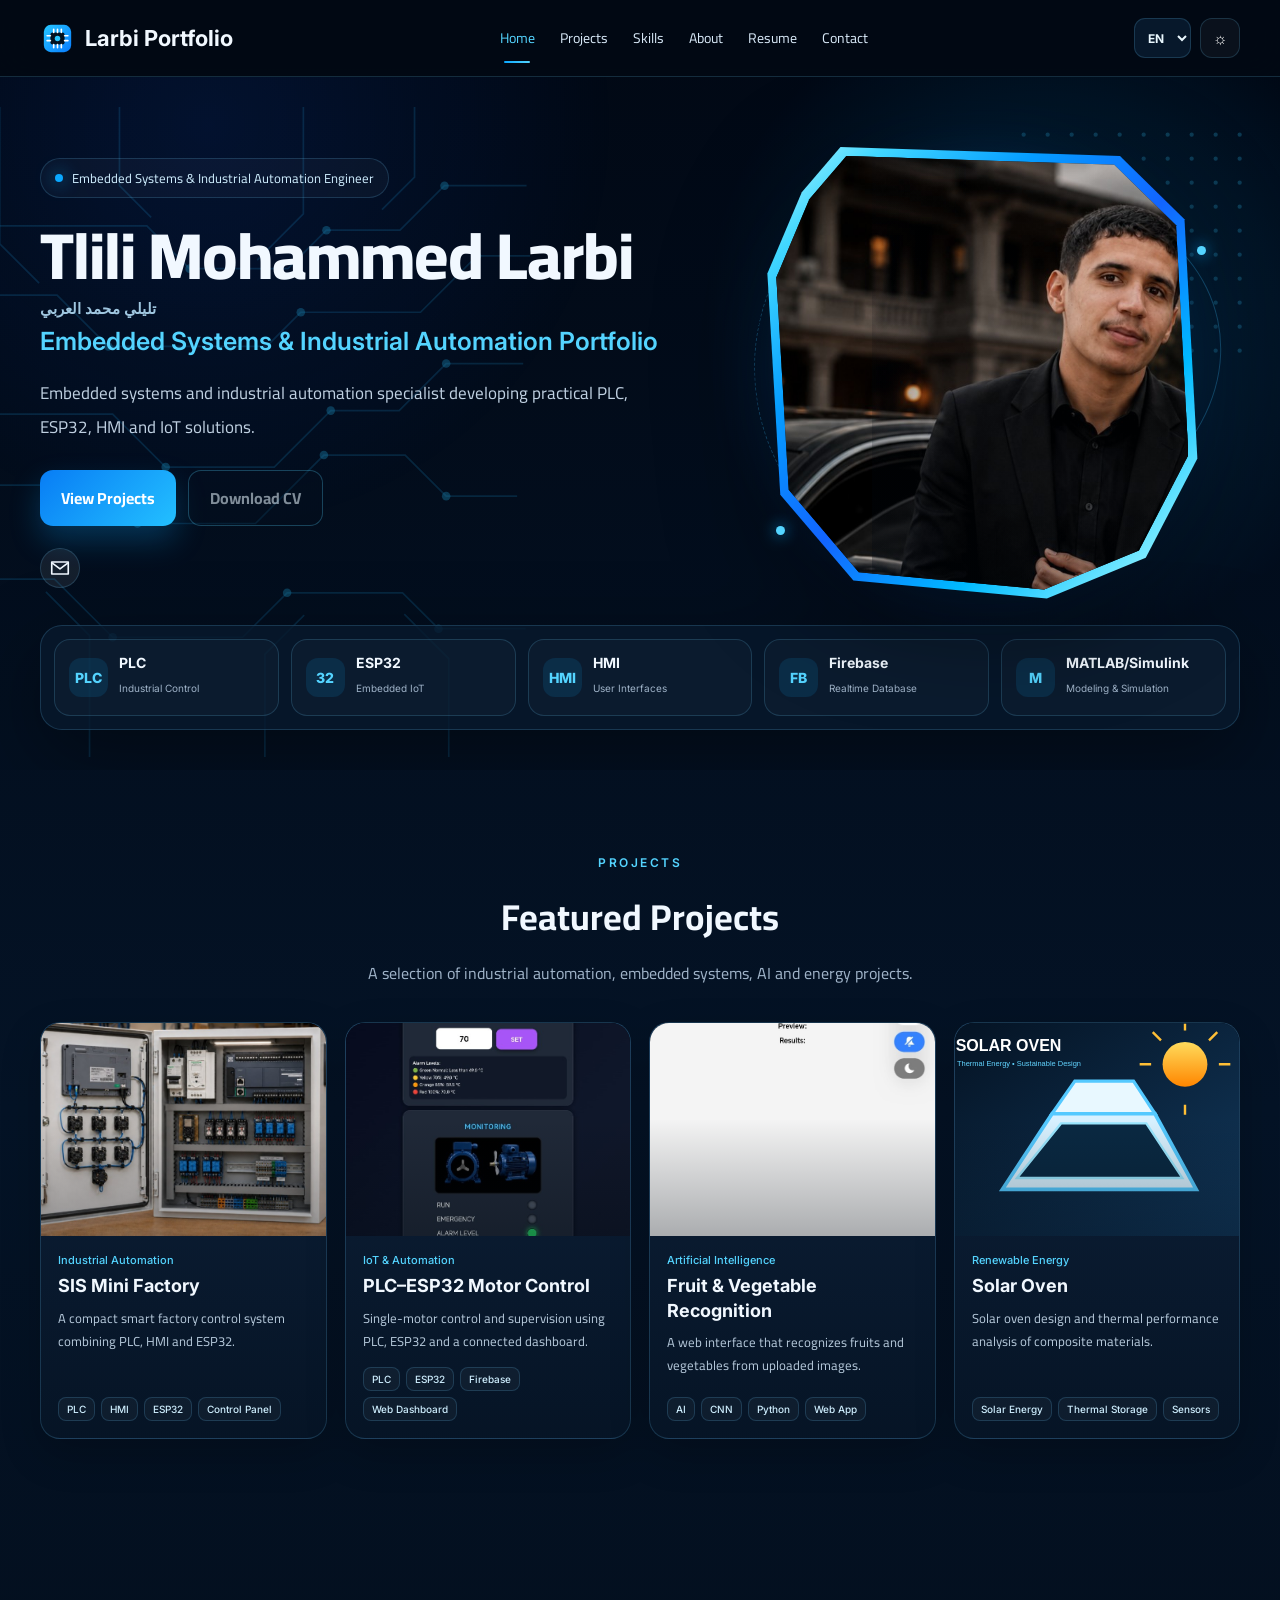
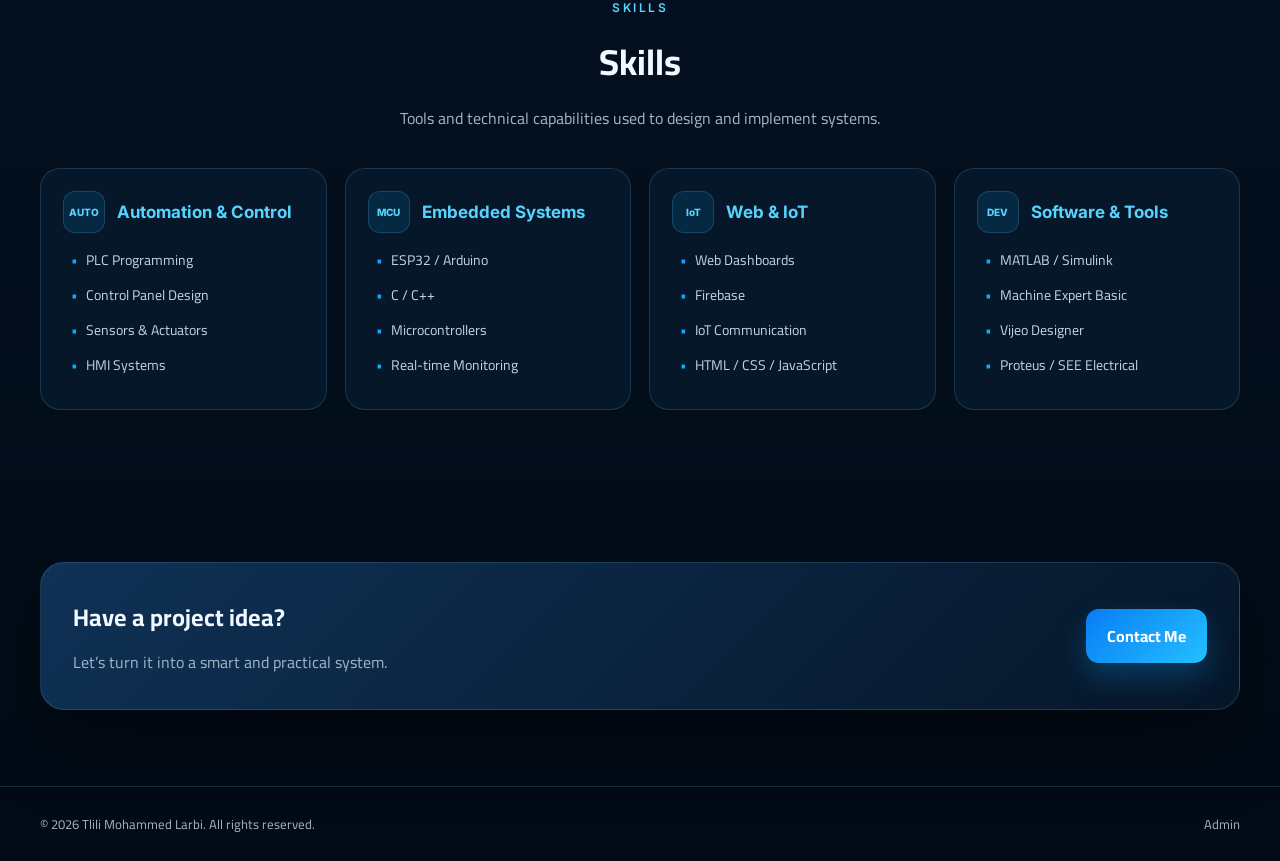
<file: index.html>
<!doctype html>
<html lang="en" dir="ltr">
<head><meta charset="utf-8"><meta name="viewport" content="width=device-width,initial-scale=1"><meta name="description" content="Portfolio of Tlili Mohammed Larbi — Embedded Systems and Industrial Automation"><title>Tlili Mohammed Larbi | Engineering Portfolio</title><link rel="icon" href="assets/images/favicon.svg"><link rel="stylesheet" href="styles.css?v=3.6.0"></head>
<body>
<header class="topbar"><div class="container nav"><a class="brand" href="index.html"><img src="assets/images/favicon.svg" alt=""><b id="brandText">Larbi Portfolio</b></a><nav class="nav-links" id="navLinks"><a class="active" id="navHome" href="#home">Home</a><a id="navProjects" href="#projects">Projects</a><a id="navSkills" href="#skills">Skills</a><span id="dynamicNav"></span><a id="navContact" href="contact.html">Contact</a></nav><div class="nav-actions"><select class="language-select" id="languageSelect" aria-label="Language"><option value="en">EN</option><option value="fr">FR</option><option value="ar">AR</option></select><button class="theme-dot" aria-label="Theme">☼</button><button class="menu-btn" id="menuBtn" aria-label="Menu">☰</button></div></div></header>
<main><section class="hero" id="home"><span class="hero-dots"></span><div class="container hero-grid"><div class="hero-copy"><div class="eyebrow"><i></i><span id="heroBadge">Embedded Systems & Industrial Automation Engineer</span></div><h1 id="heroName">Tlili Mohammed Larbi</h1><div class="english-name" id="heroNameSecondary">تليلي محمد العربي</div><div class="hero-role" id="heroRole">Embedded Systems & Industrial Automation Portfolio</div><p id="heroBio">Embedded systems and industrial automation specialist developing practical PLC, ESP32, HMI and IoT solutions.</p><div class="actions"><a class="btn btn-primary" href="#projects" id="projectsButton">View Projects</a><a class="btn btn-outline" id="cvBtn" href="#">Download CV</a></div><div class="socials" id="socials"></div></div><div class="hero-visual"><div class="portrait-shell"><div class="portrait-glow"></div><div class="orbit one"></div><div class="orbit two"></div><i class="node n1"></i><i class="node n2"></i><i class="node n3"></i><div class="portrait-frame"><div class="portrait-inner"><img id="profileImage" src="assets/images/profile-hero.png" alt="Tlili Mohammed Larbi"></div></div></div></div></div><div class="container"><div class="tech-strip" id="techStrip"></div></div></section><div id="homeSections"></div></main>
<footer class="footer"><div class="container footer-row"><span id="footerText">© 2026 Tlili Mohammed Larbi. All rights reserved.</span><a id="adminLink" href="#" target="_blank">Admin</a></div></footer><script src="site-config.js?v=3.5.0"></script><script src="app.js?v=3.5.0"></script></body></html>
</file>
<file: styles.css>
@import url('https://fonts.googleapis.com/css2?family=Cairo:wght@400;500;600;700;800&family=Inter:wght@400;500;600;700;800&display=swap');
:root{
  --bg:#020a15;--bg2:#061426;--panel:#091a2e;--panel2:#0e2440;--text:#f1f8ff;--muted:#9fb3c8;
  --primary:#0aa8ff;--primary2:#54d4ff;--line:rgba(105,206,255,.18);--success:#22c55e;--danger:#ef4444;
  --shadow:0 24px 80px rgba(0,0,0,.38);--radius:24px;--max:1200px;
}
*{box-sizing:border-box}html{scroll-behavior:smooth}body{margin:0;min-height:100vh;color:var(--text);font-family:"Cairo",Arial,sans-serif;background:linear-gradient(180deg,#010814 0%,#041326 45%,#020a15 100%);overflow-x:hidden}body::before{content:"";position:fixed;inset:0;pointer-events:none;opacity:.22;background-image:linear-gradient(rgba(255,255,255,.025) 1px,transparent 1px),linear-gradient(90deg,rgba(255,255,255,.025) 1px,transparent 1px);background-size:44px 44px;mask-image:linear-gradient(to bottom,#000,transparent 85%)}
a{color:inherit;text-decoration:none}img{display:block;max-width:100%}button,input,textarea,select{font:inherit}.container{width:min(var(--max),calc(100% - 34px));margin:auto}.hidden{display:none!important}
.topbar{position:sticky;top:0;z-index:100;background:rgba(2,9,20,.78);backdrop-filter:blur(18px);border-bottom:1px solid var(--line)}.nav{height:76px;display:flex;align-items:center;justify-content:space-between;gap:24px;direction:ltr}.brand{display:flex;align-items:center;gap:10px;font:700 22px Inter,sans-serif;white-space:nowrap}.brand img{width:35px;height:35px}.brand .accent{color:var(--primary)}.nav-links{display:flex;align-items:center;gap:25px;direction:rtl}.nav-links a{font-size:14px;color:#d8e9f8;position:relative}.nav-links a:hover,.nav-links a.active{color:var(--primary2)}.nav-links a.active::after{content:"";position:absolute;left:12%;right:12%;bottom:-12px;height:2px;border-radius:5px;background:linear-gradient(90deg,var(--primary),var(--primary2))}.nav-actions{display:flex;align-items:center;gap:9px}.theme-dot,.menu-btn{border:1px solid var(--line);background:rgba(255,255,255,.04);color:#fff;border-radius:12px;height:40px;min-width:40px;display:grid;place-items:center;cursor:pointer}.menu-btn{display:none;padding:0 13px}
.hero{position:relative;isolation:isolate;padding:70px 0 40px;min-height:650px;overflow:hidden}.hero::before{content:"";position:absolute;z-index:-3;inset:-80px;background:radial-gradient(circle at 78% 38%,rgba(0,170,255,.18),transparent 28%),radial-gradient(circle at 20% 15%,rgba(21,88,255,.11),transparent 30%)}.hero::after{content:"";position:absolute;z-index:-2;left:-120px;top:30px;width:650px;height:650px;background:url('assets/decor/circuit-board.svg') center/contain no-repeat;opacity:.55;transform:scaleX(-1)}.hero-dots{position:absolute;right:1.5%;top:8%;width:240px;height:240px;background:url('assets/decor/dots.svg') center/cover;opacity:.65;z-index:-1}.hero-grid{display:grid;grid-template-columns:1.1fr .9fr;grid-template-areas:"copy visual";gap:55px;align-items:center;direction:ltr}.hero-copy{grid-area:copy;direction:rtl}.hero-visual{grid-area:visual;direction:rtl;position:relative}.eyebrow{display:inline-flex;align-items:center;gap:9px;border:1px solid var(--line);background:rgba(255,255,255,.03);padding:7px 14px;border-radius:999px;color:#cfeeff;font-size:13px}.eyebrow i{width:8px;height:8px;border-radius:50%;background:var(--primary);box-shadow:0 0 18px var(--primary)}.hero h1{margin:18px 0 3px;font-size:clamp(42px,5.1vw,70px);line-height:1.22;font-weight:800;letter-spacing:-1px}.hero .english-name{font:600 15px Inter,sans-serif;color:#9fc6df;margin-bottom:8px}.hero-role{font:600 clamp(18px,2vw,25px) Inter,sans-serif;color:var(--primary2)}.hero p{font-size:17px;line-height:2;color:#bfd0e1;max-width:660px;margin:20px 0 26px}.actions{display:flex;gap:12px;flex-wrap:wrap}.btn{border:0;border-radius:13px;padding:12px 21px;display:inline-flex;align-items:center;justify-content:center;gap:8px;font-weight:700;cursor:pointer;transition:.25s}.btn:hover{transform:translateY(-2px)}.btn-primary{background:linear-gradient(135deg,#087df5,#23c0ff);color:#fff;box-shadow:0 14px 30px rgba(10,168,255,.25)}.btn-outline{background:rgba(4,17,32,.55);color:#e9f7ff;border:1px solid rgba(84,212,255,.5)}.socials{display:flex;gap:10px;margin-top:22px}.socials a{width:40px;height:40px;border-radius:50%;display:grid;place-items:center;background:rgba(255,255,255,.07);border:1px solid var(--line);font:700 13px Inter,sans-serif}.socials a:hover{background:rgba(10,168,255,.17);border-color:var(--primary)}
.portrait-shell{position:relative;width:min(465px,90vw);aspect-ratio:1/1.05;margin:auto;filter:drop-shadow(0 25px 55px rgba(0,0,0,.45))}.portrait-glow{position:absolute;inset:-20px;background:radial-gradient(circle,rgba(15,174,255,.24),transparent 63%);filter:blur(15px)}.portrait-frame{position:absolute;inset:0;padding:7px;clip-path:polygon(17% 0,82% 2%,97% 16%,100% 69%,88% 91%,65% 100%,20% 96%,3% 77%,0 28%,8% 10%);background:conic-gradient(from 30deg,var(--primary2),#087cff 28%,rgba(8,124,255,.12) 52%,var(--primary2) 74%,#087cff)}.portrait-frame::before{content:"";position:absolute;inset:11px;z-index:1;clip-path:inherit;background:linear-gradient(135deg,rgba(4,23,43,.12),rgba(1,7,15,.42));pointer-events:none}.portrait-frame img{width:100%;height:100%;object-fit:cover;object-position:50% 24%;clip-path:inherit;transform:scale(1.03)}.orbit{position:absolute;border:1px solid rgba(58,193,255,.26);border-radius:50%;pointer-events:none}.orbit.one{inset:10% -6% 13% 3%;transform:rotate(-12deg)}.orbit.two{inset:2% 4% 4% -3%;transform:rotate(12deg);border-style:dashed}.node{position:absolute;width:9px;height:9px;border-radius:50%;background:var(--primary2);box-shadow:0 0 15px var(--primary)}.node.n1{top:22%;right:-2%}.node.n2{bottom:14%;left:2%}.node.n3{top:4%;left:27%}
.tech-strip{display:grid;grid-template-columns:repeat(5,1fr);gap:12px;margin-top:26px;padding:13px;border:1px solid var(--line);background:rgba(8,25,44,.82);border-radius:22px;box-shadow:var(--shadow)}.tech-chip{display:grid;grid-template-columns:auto 1fr;align-items:center;gap:11px;padding:14px;border:1px solid var(--line);border-radius:16px;background:rgba(255,255,255,.025)}.tech-icon{width:39px;height:39px;border-radius:12px;display:grid;place-items:center;background:rgba(10,168,255,.12);color:var(--primary2);font:800 14px Inter,sans-serif}.tech-chip strong{font:700 14px Inter,sans-serif;display:block}.tech-chip small{color:var(--muted);font:400 10px Inter,sans-serif}
.section{padding:76px 0;position:relative}.section.alt{background:linear-gradient(180deg,rgba(8,28,49,.36),rgba(2,10,21,.05));border-top:1px solid rgba(85,200,255,.06);border-bottom:1px solid rgba(85,200,255,.06)}.section-title{text-align:center;margin-bottom:34px}.section-title .kicker{font:600 12px Inter,sans-serif;letter-spacing:2.5px;color:var(--primary2)}.section-title h2{font-size:36px;margin:7px 0}.section-title p{max-width:700px;margin:auto;color:var(--muted);line-height:1.9}.section-actions{text-align:center;margin-top:22px}
.projects-grid{display:grid;grid-template-columns:repeat(4,1fr);gap:18px}.project-card{display:flex;flex-direction:column;min-width:0;border:1px solid var(--line);border-radius:20px;overflow:hidden;background:linear-gradient(180deg,rgba(14,34,59,.96),rgba(6,21,38,.96));box-shadow:0 15px 40px rgba(0,0,0,.2);transition:.3s}.project-card:hover{transform:translateY(-7px);border-color:rgba(84,212,255,.45);box-shadow:0 22px 55px rgba(0,0,0,.34)}.project-image{aspect-ratio:4/3;overflow:hidden;background:#06101c;position:relative}.project-image::after{content:"";position:absolute;inset:0;background:linear-gradient(to top,rgba(1,8,16,.3),transparent 55%)}.project-image img{width:100%;height:100%;object-fit:cover;transition:.35s}.project-card:hover img{transform:scale(1.04)}.project-body{padding:17px;display:flex;flex-direction:column;flex:1}.project-category{font:500 11px Inter,sans-serif;color:var(--primary2)}.project-card h3{font:700 18px Inter,"Cairo",sans-serif;margin:7px 0 8px;line-height:1.35}.project-card p{margin:0 0 14px;color:#b5c8da;font-size:13px;line-height:1.8;display:-webkit-box;-webkit-line-clamp:3;-webkit-box-orient:vertical;overflow:hidden}.tags{display:flex;flex-wrap:wrap;gap:6px;margin-top:auto}.tag{font:500 10px Inter,sans-serif;padding:5px 8px;border-radius:8px;color:#ceeefe;background:rgba(255,255,255,.035);border:1px solid var(--line)}
.skills-grid,.cards-grid{display:grid;grid-template-columns:repeat(4,1fr);gap:18px}.skill-box,.generic-card{border:1px solid var(--line);border-radius:20px;padding:22px;background:rgba(8,26,46,.82)}.skill-box h3,.generic-card h3{font:700 17px Inter,"Cairo",sans-serif;color:var(--primary2);margin:0 0 14px}.skill-box ul{list-style:none;padding:0;margin:0}.skill-box li{margin:9px 0;color:#c2d1df;font-size:14px}.skill-box li::before{content:"•";color:var(--primary);margin-left:8px}.generic-card p{color:#b9cada;line-height:1.85}.generic-card img{width:100%;aspect-ratio:16/10;object-fit:cover;border-radius:14px;margin-bottom:14px}.rich-wrap{max-width:900px;margin:auto;background:rgba(8,26,46,.72);border:1px solid var(--line);border-radius:22px;padding:28px}.rich-wrap p{color:#c0d0df;line-height:2}.stats-grid{display:grid;grid-template-columns:repeat(4,1fr);gap:16px}.stat-card{text-align:center;padding:25px;border:1px solid var(--line);border-radius:18px;background:rgba(8,26,46,.78)}.stat-card strong{display:block;font:800 38px Inter,sans-serif;color:var(--primary2)}.stat-card span{color:var(--muted)}.timeline{max-width:850px;margin:auto;display:grid;gap:15px}.timeline-item{display:grid;grid-template-columns:120px 1fr;gap:20px;padding:20px;border:1px solid var(--line);border-radius:18px;background:rgba(8,26,46,.76)}.timeline-year{font:800 20px Inter,sans-serif;color:var(--primary2)}.timeline-item h3{margin:0 0 6px}.timeline-item p{margin:0;color:var(--muted)}.gallery-grid{display:grid;grid-template-columns:repeat(3,1fr);gap:14px}.gallery-item{border-radius:18px;overflow:hidden;border:1px solid var(--line);background:var(--panel)}.gallery-item img{width:100%;aspect-ratio:4/3;object-fit:cover}.gallery-item figcaption{padding:10px;color:var(--muted);font-size:12px}.cta{display:flex;justify-content:space-between;align-items:center;gap:24px;padding:32px;border:1px solid var(--line);border-radius:24px;background:linear-gradient(135deg,rgba(16,52,89,.95),rgba(6,23,41,.95));box-shadow:var(--shadow)}.cta h2{margin:0 0 7px}.cta p{margin:0;color:var(--muted)}
.page-hero,.project-hero{padding:68px 0 36px;position:relative}.page-hero-grid,.project-hero-grid{display:grid;grid-template-columns:1.1fr .9fr;gap:38px;align-items:center}.page-hero h1,.project-detail h1{font-size:clamp(38px,5vw,58px);line-height:1.25;margin:8px 0}.page-hero p,.project-detail .lead{color:#c1d2e2;line-height:2;font-size:17px}.page-cover,.project-cover{border:1px solid var(--line);border-radius:24px;overflow:hidden;box-shadow:var(--shadow)}.page-cover img,.project-cover img{width:100%;aspect-ratio:4/3;object-fit:cover}.project-meta{color:var(--primary2);font:600 13px Inter,sans-serif}.project-content{display:grid;grid-template-columns:2fr 1fr;gap:24px;padding-bottom:75px}.content-card,.side-card{border:1px solid var(--line);border-radius:22px;background:rgba(8,26,46,.84);padding:25px}.content-card p{color:#c1d1e1;line-height:2}.side-card{height:max-content}.side-card h3{margin-top:0}.link-stack{display:grid;gap:10px;margin-top:18px}.link-stack a{padding:12px;border-radius:11px;text-align:center;border:1px solid var(--line);background:var(--panel2)}.project-gallery{display:grid;grid-template-columns:repeat(2,1fr);gap:14px;margin-top:20px}.project-gallery img{width:100%;aspect-ratio:4/3;object-fit:cover;border-radius:14px;border:1px solid var(--line)}
.footer{padding:25px 0;border-top:1px solid var(--line);color:var(--muted);font-size:13px}.footer-row{display:flex;justify-content:space-between;gap:18px;flex-wrap:wrap}.empty-state{grid-column:1/-1;text-align:center;padding:40px;border:1px dashed var(--line);border-radius:18px;color:var(--muted)}.loading{opacity:.55}
@media(max-width:1040px){.projects-grid,.skills-grid,.cards-grid{grid-template-columns:repeat(2,1fr)}.tech-strip{grid-template-columns:repeat(3,1fr)}.hero-grid{grid-template-columns:1fr 1fr}.portrait-shell{width:min(390px,88vw)}}
@media(max-width:790px){.nav-links{display:none;position:absolute;top:76px;right:17px;left:17px;padding:16px;flex-direction:column;background:#061528;border:1px solid var(--line);border-radius:17px;box-shadow:var(--shadow)}.nav-links.open{display:flex}.menu-btn{display:grid}.theme-dot{display:none}.hero{padding-top:36px}.hero-grid{grid-template-columns:1fr;grid-template-areas:"visual" "copy";gap:24px}.hero-copy{text-align:center}.hero-copy p{margin-left:auto;margin-right:auto}.actions,.socials{justify-content:center}.portrait-shell{width:min(350px,83vw)}.hero::after{left:-260px;top:220px;opacity:.35}.tech-strip{grid-template-columns:repeat(2,1fr)}.page-hero-grid,.project-hero-grid,.project-content{grid-template-columns:1fr}.page-hero-copy,.project-detail{text-align:center}.project-detail .tags{justify-content:center}.stats-grid{grid-template-columns:repeat(2,1fr)}.gallery-grid{grid-template-columns:repeat(2,1fr)}.cta{flex-direction:column;text-align:center}}
@media(max-width:540px){.container{width:min(100% - 22px,var(--max))}.nav{height:66px}.brand{font-size:18px}.brand img{width:30px}.nav-links{top:66px}.hero h1{font-size:38px}.hero p{font-size:14px;line-height:1.95}.portrait-shell{width:min(318px,88vw)}.tech-strip,.projects-grid,.skills-grid,.cards-grid,.stats-grid,.gallery-grid{grid-template-columns:1fr}.tech-chip{grid-template-columns:42px 1fr;text-align:right}.section{padding:58px 0}.section-title h2{font-size:30px}.timeline-item{grid-template-columns:1fr;gap:6px}.project-gallery{grid-template-columns:1fr}.cta{padding:24px}.btn{width:100%}.actions{width:100%}}


/* =========================
   Studio v3 enhancements
   ========================= */
:root{
  --portrait-scale:1.55;
  --portrait-position-x:50%;
  --portrait-position-y:15%;
}
html[dir="ltr"] .hero-copy{direction:ltr;text-align:left}
html[dir="rtl"] .hero-copy{direction:rtl;text-align:right}
html[dir="ltr"] .nav-links{direction:ltr}
html[dir="rtl"] .nav-links{direction:rtl}
.language-select{height:40px;border:1px solid var(--line);background:#07182b;color:#eaf8ff;border-radius:11px;padding:0 9px;font:700 12px Inter,sans-serif;cursor:pointer}
#dynamicNav{display:flex;align-items:center;gap:25px}
#dynamicNav a{display:inline-block;white-space:nowrap}
.tech-logo{width:27px;height:27px;object-fit:contain}
.tech-icon span{display:grid;place-items:center;width:100%;height:100%}
.skill-title-row{display:flex;align-items:center;gap:12px;margin-bottom:14px}
.skill-title-row h3{margin:0}
.skill-group-icon{width:42px;height:42px;flex:0 0 42px;border-radius:12px;display:grid;place-items:center;background:rgba(10,168,255,.12);border:1px solid var(--line);color:var(--primary2);font:800 10px Inter,sans-serif;overflow:hidden}
.skill-group-icon img{width:28px;height:28px;object-fit:contain}
.skill-box li{display:flex;align-items:center;gap:8px}
.skill-item-icon{width:18px;height:18px;object-fit:contain;border-radius:4px}
.portrait-frame{overflow:hidden;isolation:isolate}
.portrait-frame img{position:relative;z-index:1;object-position:var(--portrait-position-x) var(--portrait-position-y);transform:scale(var(--portrait-scale));transform-origin:50% 16%}
.portrait-frame::before{z-index:2;background:linear-gradient(135deg,rgba(4,23,43,.05),rgba(1,7,15,.24))}
.portrait-frame::after{content:"";position:absolute;inset:0;z-index:5;pointer-events:none;padding:7px;clip-path:polygon(17% 0,82% 2%,97% 16%,100% 69%,88% 91%,65% 100%,20% 96%,3% 77%,0 28%,8% 10%);background:conic-gradient(from 30deg,#54d4ff,#087cff 28%,#0aa8ff 48%,#54d4ff 74%,#087cff);-webkit-mask:linear-gradient(#000 0 0) content-box,linear-gradient(#000 0 0);-webkit-mask-composite:xor;mask:linear-gradient(#000 0 0) content-box,linear-gradient(#000 0 0);mask-composite:exclude;filter:drop-shadow(0 0 5px rgba(84,212,255,.9)) drop-shadow(0 0 14px rgba(10,168,255,.55))}
@media(max-width:790px){#dynamicNav{width:100%;flex-direction:column;gap:14px}.language-select{height:36px}.portrait-frame img{transform:scale(1.48);object-position:50% 14%}}
@media(max-width:540px){.portrait-frame img{transform:scale(1.45);object-position:50% 13%}}

/* =========================================================
   Portrait frame fix v3.2 — no CSS mask, reliable on mobile
   ========================================================= */
.portrait-shell{
  width:min(430px,88vw);
  aspect-ratio:1 / 1.05;
}
.portrait-frame{
  position:absolute;
  inset:0;
  padding:9px;
  overflow:visible;
  isolation:isolate;
  clip-path:polygon(17% 0,82% 2%,97% 16%,100% 69%,88% 91%,65% 100%,20% 96%,3% 77%,0 28%,8% 10%);
  background:linear-gradient(135deg,#b8f7ff 0%,#42d8ff 13%,#059dff 31%,#1264ff 51%,#00baff 72%,#70e7ff 88%,#d1fbff 100%);
  box-shadow:0 0 0 1px rgba(185,246,255,.5),0 0 16px rgba(10,168,255,.85),0 0 36px rgba(0,132,255,.45),0 24px 48px rgba(0,0,0,.42);
  filter:none;
}
.portrait-frame::before,
.portrait-frame::after{display:none !important}
.portrait-inner{
  position:relative;
  width:100%;
  height:100%;
  overflow:hidden;
  clip-path:polygon(17% 0,82% 2%,97% 16%,100% 69%,88% 91%,65% 100%,20% 96%,3% 77%,0 28%,8% 10%);
  background:#03101d;
  box-shadow:inset 0 0 0 2px rgba(2,15,28,.82);
}
.portrait-inner::after{
  content:"";
  position:absolute;
  inset:0;
  z-index:3;
  pointer-events:none;
  background:linear-gradient(180deg,rgba(0,8,18,.03),rgba(0,8,18,.18)),radial-gradient(circle at 50% 38%,transparent 46%,rgba(0,7,16,.17) 100%);
}
.portrait-frame .portrait-inner img{
  position:absolute;
  inset:0;
  z-index:1;
  width:100%;
  height:100%;
  max-width:none;
  object-fit:cover;
  object-position:50% 16%;
  transform:scale(1.54) !important;
  transform-origin:50% 16%;
  clip-path:none !important;
}
.portrait-glow{
  inset:-34px;
  background:radial-gradient(circle at 50% 46%,rgba(52,205,255,.32),transparent 57%),radial-gradient(circle at 50% 50%,rgba(0,102,255,.24),transparent 72%);
  filter:blur(18px);
}
@media(max-width:790px){
  .portrait-shell{width:min(330px,84vw)}
  .portrait-frame{padding:8px}
  .portrait-frame .portrait-inner img{object-position:50% 15%;transform:scale(1.58) !important;transform-origin:50% 15%}
}
@media(max-width:540px){
  .portrait-shell{width:min(304px,84vw)}
  .portrait-frame{padding:8px}
  .portrait-frame .portrait-inner img{object-position:50% 15%;transform:scale(1.60) !important;transform-origin:50% 15%}
}

/* =========================================================
   Contact page v3.4
   ========================================================= */
.social-icon-link svg,
.contact-icon svg,
.social-network-icon svg,
.contact-submit svg{
  width:22px;
  height:22px;
  fill:none;
  stroke:currentColor;
  stroke-width:1.8;
  stroke-linecap:round;
  stroke-linejoin:round;
}
.social-icon-link{
  display:grid !important;
  place-items:center;
}
.contact-hero{
  position:relative;
  overflow:hidden;
  padding:92px 0 68px;
  border-bottom:1px solid var(--line);
  background:
    radial-gradient(circle at 82% 15%,rgba(10,168,255,.18),transparent 33%),
    radial-gradient(circle at 12% 80%,rgba(0,90,255,.12),transparent 34%);
}
.contact-hero::before{
  content:"";
  position:absolute;
  inset:0;
  pointer-events:none;
  opacity:.22;
  background-image:url("assets/decor/circuit-board.svg");
  background-size:720px;
  background-position:center;
}
.contact-hero-inner{
  position:relative;
  z-index:1;
  max-width:850px;
  text-align:center;
}
.contact-kicker{
  display:inline-flex;
  align-items:center;
  gap:9px;
  margin-bottom:14px;
  color:var(--primary2);
  font:800 12px Inter,sans-serif;
  letter-spacing:.16em;
}
.contact-kicker::before,
.contact-kicker::after{
  content:"";
  width:36px;
  height:1px;
  background:linear-gradient(90deg,transparent,var(--primary2));
}
.contact-kicker::after{transform:scaleX(-1)}
.contact-hero h1{
  margin:0;
  font-size:clamp(42px,7vw,76px);
  line-height:1.12;
}
.contact-hero p{
  max-width:720px;
  margin:20px auto 0;
  color:#bdd0e0;
  line-height:1.9;
  font-size:17px;
}
.contact-section{padding:70px 0 90px}
.contact-layout{
  display:grid;
  grid-template-columns:minmax(0,1.2fr) minmax(330px,.8fr);
  gap:25px;
  align-items:start;
}
.contact-left{display:grid;gap:25px}
.contact-block,
.contact-form-card{
  background:linear-gradient(145deg,rgba(10,31,53,.94),rgba(5,20,36,.94));
  border:1px solid var(--line);
  border-radius:24px;
  padding:25px;
  box-shadow:var(--shadow);
}
.contact-heading{
  display:flex;
  align-items:center;
  gap:11px;
  margin-bottom:19px;
}
.contact-heading span{
  width:9px;
  height:9px;
  border-radius:50%;
  background:var(--primary2);
  box-shadow:0 0 14px var(--primary);
}
.contact-heading h2{
  margin:0;
  font-size:22px;
}
.contact-info-grid{
  display:grid;
  grid-template-columns:repeat(2,minmax(0,1fr));
  gap:13px;
}
.contact-info-card{
  min-width:0;
  display:grid;
  grid-template-columns:49px minmax(0,1fr) auto;
  align-items:center;
  gap:12px;
  min-height:88px;
  padding:14px;
  background:rgba(4,20,36,.86);
  border:1px solid rgba(60,116,160,.42);
  border-radius:17px;
  transition:.25s ease;
}
.contact-info-card:hover{
  transform:translateY(-3px);
  border-color:var(--primary);
  box-shadow:0 12px 28px rgba(0,130,255,.14);
}
.contact-icon{
  width:49px;
  height:49px;
  display:grid;
  place-items:center;
  border-radius:14px;
  color:var(--primary2);
  background:linear-gradient(145deg,rgba(10,168,255,.19),rgba(11,75,145,.13));
  border:1px solid rgba(84,212,255,.22);
}
.contact-card-copy{min-width:0}
.contact-card-copy small{
  display:block;
  color:var(--muted);
  margin-bottom:5px;
  font-size:11px;
}
.contact-card-copy strong{
  display:block;
  overflow:hidden;
  text-overflow:ellipsis;
  white-space:nowrap;
  font-size:13px;
}
.contact-arrow{
  color:var(--primary2);
  font-size:18px;
}
.social-network-grid{
  display:grid;
  grid-template-columns:repeat(2,minmax(0,1fr));
  gap:13px;
}
.social-network-card{
  min-width:0;
  display:grid;
  grid-template-columns:48px minmax(0,1fr) auto;
  align-items:center;
  gap:12px;
  padding:14px;
  border:1px solid rgba(60,116,160,.42);
  border-radius:17px;
  background:rgba(4,20,36,.86);
  transition:.25s ease;
}
.social-network-card:hover{
  transform:translateY(-3px);
  border-color:var(--primary);
}
.social-network-icon{
  width:48px;
  height:48px;
  display:grid;
  place-items:center;
  border-radius:14px;
  color:#fff;
  background:linear-gradient(145deg,#087cf4,#20c7ff);
}
.social-network-card strong{display:block}
.social-network-card small{
  display:block;
  max-width:210px;
  overflow:hidden;
  text-overflow:ellipsis;
  white-space:nowrap;
  margin-top:4px;
  color:var(--muted);
  font-size:11px;
}
.social-network-card>b{color:var(--primary2)}
.social-linkedin .social-network-icon{background:#0a66c2}
.social-github .social-network-icon{background:#24292f}
.social-facebook .social-network-icon{background:#1877f2}
.social-instagram .social-network-icon{background:linear-gradient(135deg,#833ab4,#fd1d1d,#fcb045)}
.social-youtube .social-network-icon{background:#ff0000}
.social-telegram .social-network-icon{background:#229ed9}
.contact-form-card{
  position:sticky;
  top:95px;
}
.contact-form-card>p{
  margin:-4px 0 21px;
  color:var(--muted);
  line-height:1.75;
  font-size:13px;
}
.contact-form-grid{
  display:grid;
  grid-template-columns:1fr 1fr;
  gap:13px;
}
.contact-form-grid label{
  display:grid;
  gap:7px;
}
.contact-form-grid label.full{grid-column:1/-1}
.contact-form-grid label span{
  color:#c4d7e7;
  font-size:12px;
}
.contact-form-grid input,
.contact-form-grid textarea{
  width:100%;
  border:1px solid var(--line);
  border-radius:12px;
  background:#041425;
  color:#f2f9ff;
  padding:12px 13px;
  outline:none;
}
.contact-form-grid input:focus,
.contact-form-grid textarea:focus{
  border-color:var(--primary);
  box-shadow:0 0 0 3px rgba(10,168,255,.1);
}
.contact-form-grid textarea{
  min-height:160px;
  resize:vertical;
}
.contact-submit{
  width:100%;
  margin-top:15px;
  display:flex;
  align-items:center;
  justify-content:center;
  gap:9px;
}
.contact-submit:disabled{
  opacity:.45;
  cursor:not-allowed;
}
html[dir="rtl"] .contact-card-copy strong,
html[dir="rtl"] .social-network-card small{
  text-align:right;
}
@media(max-width:900px){
  .contact-layout{grid-template-columns:1fr}
  .contact-form-card{position:static}
}
@media(max-width:620px){
  .contact-hero{padding:66px 0 48px}
  .contact-hero p{font-size:14px}
  .contact-section{padding:44px 0 66px}
  .contact-block,.contact-form-card{padding:18px;border-radius:20px}
  .contact-info-grid,.social-network-grid,.contact-form-grid{grid-template-columns:1fr}
  .contact-form-grid label.full{grid-column:auto}
}

/* =========================================================
   Portrait position fix v3.6
   Moves the person upward, reduces empty space above the head,
   and keeps a little more upper chest visible.
   ========================================================= */
.portrait-frame .portrait-inner img{
  object-position:50% 33% !important;
  transform:scale(1.47) !important;
  transform-origin:50% 33% !important;
}

@media(max-width:790px){
  .portrait-frame .portrait-inner img{
    object-position:50% 35% !important;
    transform:scale(1.50) !important;
    transform-origin:50% 35% !important;
  }
}

@media(max-width:540px){
  .portrait-frame .portrait-inner img{
    object-position:50% 35% !important;
    transform:scale(1.50) !important;
    transform-origin:50% 35% !important;
  }
}
</file>
